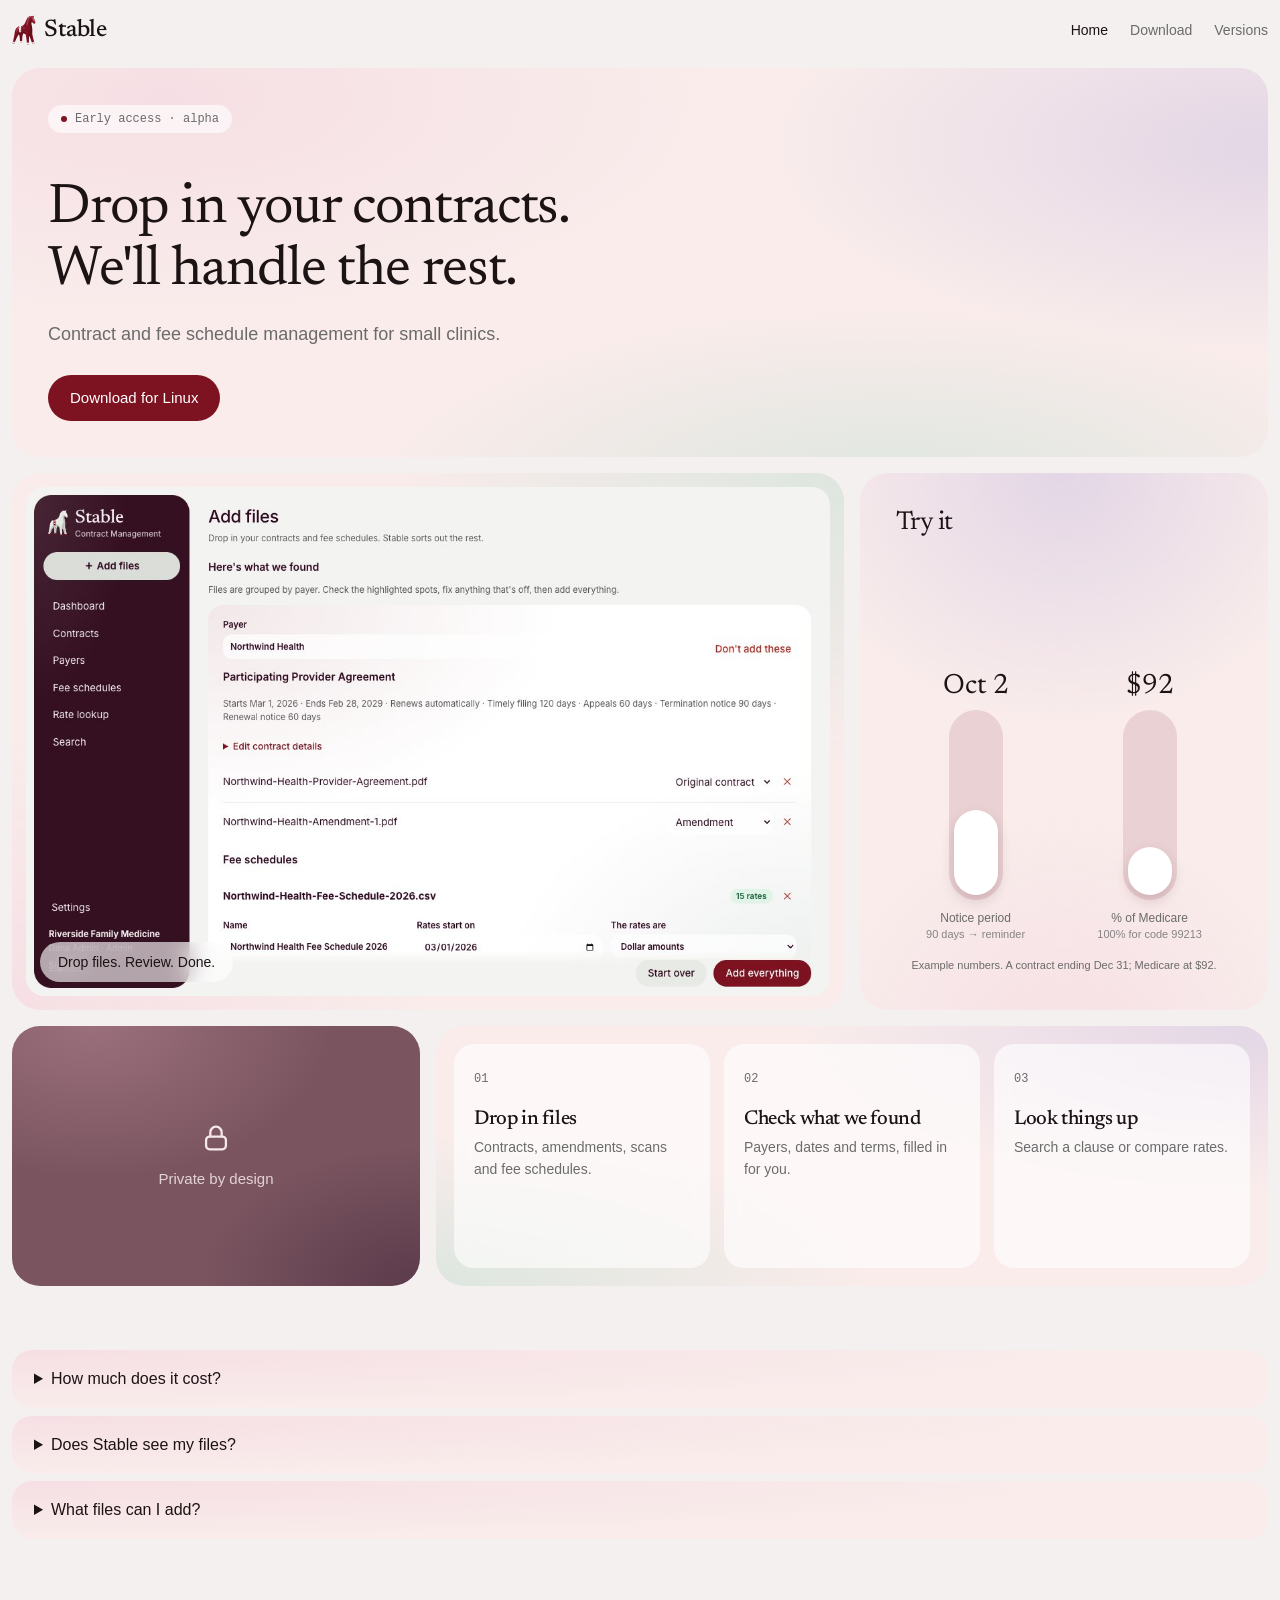
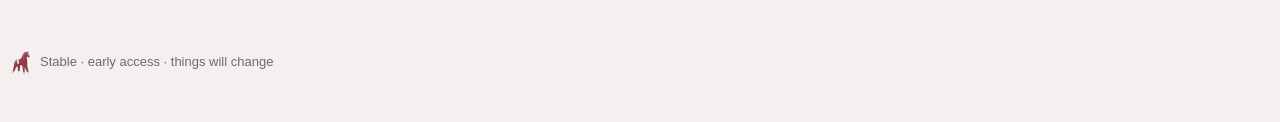
<file: index.html>
<!doctype html>
<html lang="en">
<head>
  <meta charset="utf-8" />
  <meta name="viewport" content="width=device-width, initial-scale=1" />
  <title>Stable: contract management</title>
  <meta name="description" content="Drop in your payer contracts and fee schedules. Stable handles the rest. Runs on your computer." />
  <meta name="theme-color" content="#f3f4f1" />
  <link rel="icon" type="image/svg+xml" href="assets/favicon.svg" />
  <link rel="stylesheet" href="styles.css?v=13" />
</head>
<body>
  <a class="skip" href="#main">Skip to content</a>

  <header class="top">
    <div class="wrap bar">
      <a class="brand" href="#top" aria-label="Stable home">
        <img src="assets/horse.svg" alt="" width="34" height="38" />
        <span class="brand-name">Stable</span>
      </a>
      <nav aria-label="Main"><a href="./" aria-current="page">Home</a><a href="download.html">Download</a><a href="versions.html">Versions</a></nav>
    </div>
  </header>

  <main id="main" class="wrap">
    <div class="bento">
      <section class="tile t-hero" id="top">
        <div class="t-hero-copy">
          <p class="tag"><i></i>Early access · alpha</p>
          <h1>Drop in your contracts.<br />We'll handle the rest.</h1>
          <p class="lead">Contract and fee schedule management for small clinics.</p>
          <a class="btn" href="download.html" data-os-cta>Download</a>
        </div>
      </section>

      <section class="tile t-shot">
        <img src="assets/screens/add-files.jpg" width="1200" height="760" alt="Stable sorting a dropped contract, amendment and fee schedule under one payer." />
        <p class="glass">Drop files. Review. Done.</p>
      </section>

      <section class="tile t-gauge">
        <h3>Try it</h3>
        <div class="gauges">
          <div>
            <output id="out-notice" class="val">Oct 2</output>
            <span class="cap" role="slider" tabindex="0" id="s-notice" aria-label="Notice period in days" aria-valuemin="30" aria-valuemax="180" aria-valuenow="90" data-min="30" data-max="180" data-step="15" data-val="90"><b></b></span>
            <small>Notice period<br /><em id="cap-notice">90 days → reminder</em></small>
          </div>
          <div>
            <output id="out-rate" class="val">$92</output>
            <span class="cap" role="slider" tabindex="0" id="s-rate" aria-label="Percent of Medicare" aria-valuemin="80" aria-valuemax="200" aria-valuenow="100" data-min="80" data-max="200" data-step="5" data-val="100"><b></b></span>
            <small>% of Medicare<br /><em id="cap-rate">100% for code 99213</em></small>
          </div>
        </div>
        <p class="fine">Example numbers. A contract ending Dec 31; Medicare at $92.</p>
      </section>

      <section class="tile t-dark">
        <svg width="34" height="34" viewBox="0 0 24 24" fill="none" stroke="currentColor" stroke-width="1.6" aria-hidden="true"><rect x="5" y="11" width="14" height="9" rx="2.5"/><path d="M8 11V8a4 4 0 0 1 8 0v3"/></svg>
        <p>Private by design</p>
      </section>

      <section class="tile t-steps">
        <article class="glass-card"><span>01</span><h3>Drop in files</h3><p>Contracts, amendments, scans and fee schedules.</p></article>
        <article class="glass-card"><span>02</span><h3>Check what we found</h3><p>Payers, dates and terms, filled in for you.</p></article>
        <article class="glass-card"><span>03</span><h3>Look things up</h3><p>Search a clause or compare rates.</p></article>
      </section>
    </div>

    <section class="section" id="faq">
      <div class="faq">
        <details><summary>How much does it cost?</summary><p>Free while in early access. Pricing will be announced before anything is charged.</p></details>
        <details><summary>Does Stable see my files?</summary><p>No. Your contracts stay on your own computer. Stable never sends them to us or anyone else.</p></details>
        <details><summary>What files can I add?</summary><p>Contracts as PDF or Word files, scanned pages or photos, and fee schedules as Excel or CSV spreadsheets. Stable reads them all for you.</p></details>
      </div>
    </section>
  </main>

  <footer class="foot">
    <div class="wrap"><img src="assets/horse.svg" alt="" width="28" height="31" /><p class="muted">Stable · early access · things will change</p></div>
  </footer>

  <script src="config.js"></script>
  <script src="script.js?v=13"></script>
  <script src="demo.js?v=13"></script>
</body>
</html>
</file>
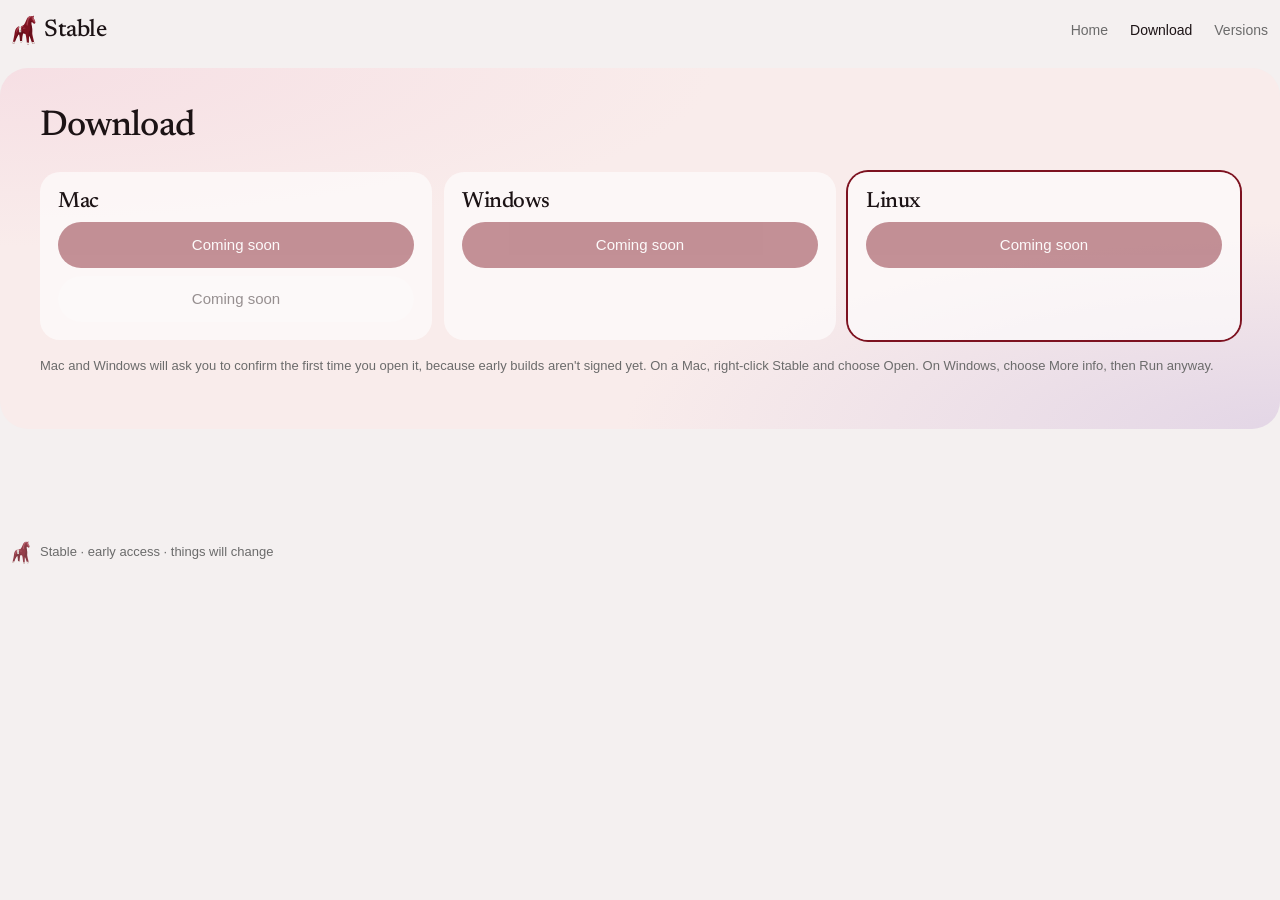
<file: download.html>
<!doctype html>
<html lang="en">
<head>
  <meta charset="utf-8" />
  <meta name="viewport" content="width=device-width, initial-scale=1" />
  <title>Download Stable</title>
  <meta name="description" content="Drop in your payer contracts and fee schedules. Stable handles the rest. Runs on your computer." />
  <meta name="theme-color" content="#f3f4f1" />
  <link rel="icon" type="image/svg+xml" href="assets/favicon.svg" />
  <link rel="stylesheet" href="styles.css?v=13" />
</head>
<body>
  <header class="top">
    <div class="wrap bar">
      <a class="brand" href="./" aria-label="Stable home">
        <img src="assets/horse.svg" alt="" width="34" height="38" />
        <span class="brand-name">Stable</span>
      </a>
      <nav aria-label="Main"><a href="./">Home</a><a href="download.html" aria-current="page">Download</a><a href="versions.html">Versions</a></nav>
    </div>
  </header>

  <main id="main">
    <section class="wrap section tile-page download" id="download">
      <h2>Download</h2>
      
      <p class="version" id="version" hidden></p>
      <div class="grid4" id="downloads">
        <article class="card dl" data-os="mac">
          <h3>Mac</h3>
          <a class="btn" data-file="mac-arm64" href="#">Apple silicon</a>
          <a class="btn btn-quiet" data-file="mac-x64" href="#">Intel Mac</a>
        </article>
        <article class="card dl" data-os="win">
          <h3>Windows</h3>
          <a class="btn" data-file="win-x64" href="#">Download for Windows</a>
        </article>
        <article class="card dl" data-os="linux">
          <h3>Linux</h3>
          <a class="btn" data-file="linux-x64" href="#">Download for Linux</a>
        </article>
      </div>
      <noscript><p>Downloads are on the <a href="releases-link">releases page</a>.</p></noscript>

      <p class="fine">Mac and Windows will ask you to confirm the first time you open it, because early builds aren't signed yet. On a Mac, right-click Stable and choose Open. On Windows, choose More info, then Run anyway.</p>
    </section>

    
  </main>

  <footer class="foot">
    <div class="wrap"><img src="assets/horse.svg" alt="" width="28" height="31" /><p class="muted">Stable · early access · things will change</p></div>
  </footer>

  <script src="config.js"></script>
  <script src="script.js?v=13"></script>
</body>
</html>
</file>
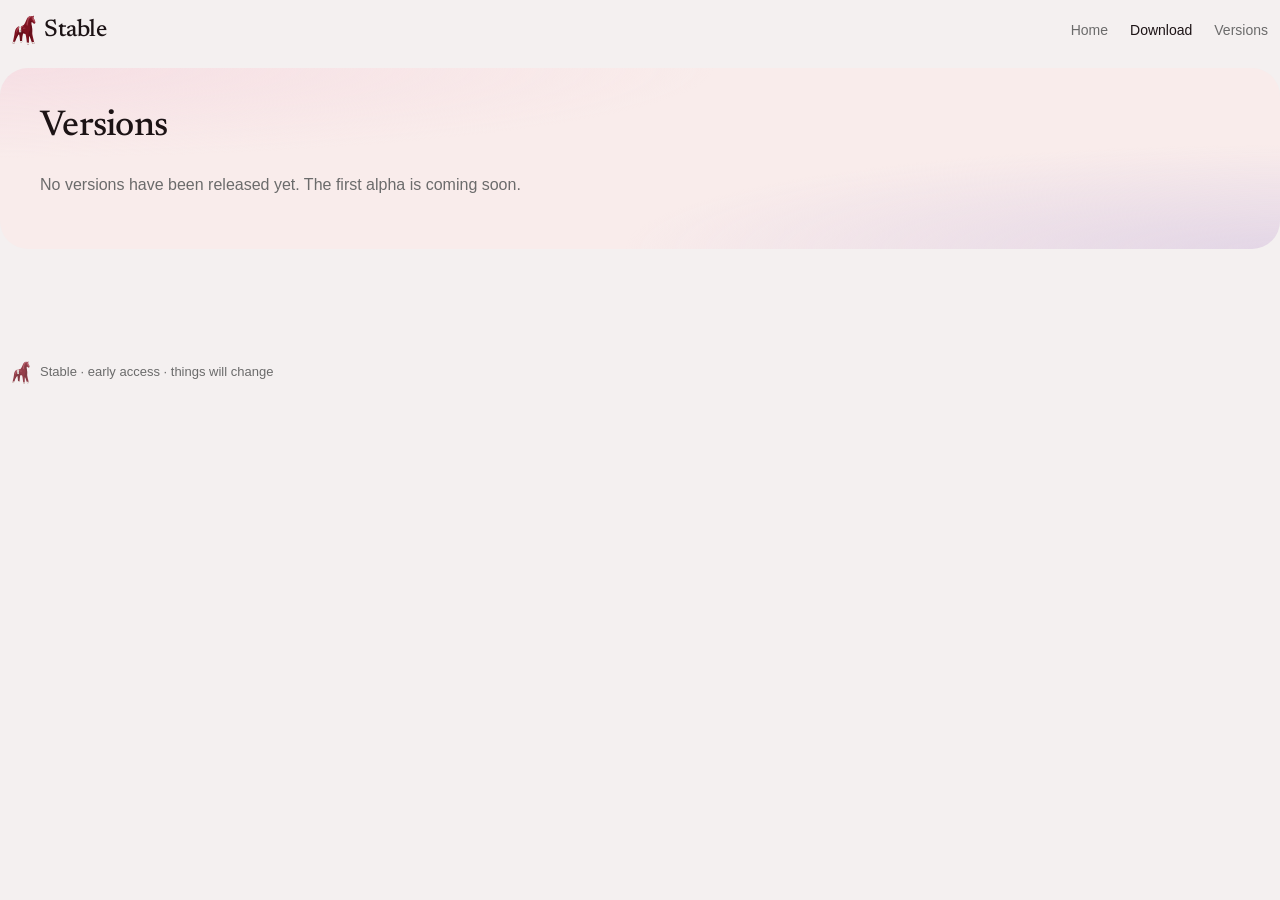
<file: versions.html>
<!doctype html>
<html lang="en">
<head>
  <meta charset="utf-8" />
  <meta name="viewport" content="width=device-width, initial-scale=1" />
  <title>Stable versions</title>
  <meta name="description" content="Drop in your payer contracts and fee schedules. Stable handles the rest. Runs on your computer." />
  <meta name="theme-color" content="#f3f4f1" />
  <link rel="icon" type="image/svg+xml" href="assets/favicon.svg" />
  <link rel="stylesheet" href="styles.css?v=13" />
</head>
<body>
  <header class="top">
    <div class="wrap bar">
      <a class="brand" href="./" aria-label="Stable home">
        <img src="assets/horse.svg" alt="" width="34" height="38" />
        <span class="brand-name">Stable</span>
      </a>
      <nav aria-label="Main"><a href="./">Home</a><a href="download.html" aria-current="page">Download</a><a href="versions.html">Versions</a></nav>
    </div>
  </header>

  <main id="main">
    <section class="wrap section tile-page" id="versions">
      <h2>Versions</h2>
      <div id="releases" class="releases"><p class="muted">Loading…</p></div>
    </section>
  </main>

  <footer class="foot">
    <div class="wrap"><img src="assets/horse.svg" alt="" width="28" height="31" /><p class="muted">Stable · early access · things will change</p></div>
  </footer>

  <script src="config.js"></script>
  <script src="script.js?v=13"></script>
  <script src="versions.js"></script>
</body>
</html>
</file>
<file: styles.css>
@font-face { font-family: 'Newsreader'; src: url('assets/fonts/newsreader-latin-wght-normal.woff2') format('woff2'); font-weight: 200 800; font-display: swap; }

:root {
  --glow: #f1d9dd; --bg: #f6f5f3; --surface: #ffffff; --band: #efeeec; --text: #1c1315; --muted: #6b6b6b; --border: #e3e0dd;
  --accent: #7d1220; --accent-hover: #650e1a; --accent-text: #ffffff; --accent-soft: #f1e3e5;
  --shadow: none;
  color-scheme: light dark;
}
@media (prefers-color-scheme: dark) {
  :root {
    --glow: #3a1522; --bg: #170a10; --surface: #25111b; --band: #1f0d16; --text: #eeeeec; --muted: #adb5ae; --border: #42222f;
    --accent: #e27885; --accent-hover: #ea919b; --accent-text: #2a0a10; --accent-soft: #3f202c;
    --shadow: 0 1px 2px rgba(0, 0, 0, .3), 0 12px 32px rgba(0, 0, 0, .35);
  }
}
* { box-sizing: border-box; }
html { scroll-behavior: smooth; scroll-padding-top: 72px; }
body { margin: 0; background: var(--bg); color: var(--text); font: 16px/1.6 'Helvetica Neue', Helvetica, Arial, sans-serif; -webkit-font-smoothing: antialiased; }
img { max-width: 100%; height: auto; display: block; }
a { color: var(--accent); }
h1, h2, h3 { font-family: 'Newsreader', Georgia, serif; font-weight: 500; letter-spacing: -0.02em; line-height: 1.1; margin: 0; }
h1 { font-size: clamp(36px, 5.5vw, 56px); }
h2 { font-size: 36px; margin-bottom: 24px; }
h3 { font-size: 22px; }
p { margin: 0 0 12px; }
code { background: var(--band); padding: 2px 6px; border-radius: 4px; font-size: .9em; }
.wrap { max-width: 1280px; margin: 0 auto; padding: 0 12px; }
.muted, .fine { color: var(--muted); } .fine { font-size: 13px; }
.skip { position: absolute; left: -999px; } .skip:focus { left: 12px; top: 12px; background: var(--surface); padding: 8px 12px; z-index: 10; }
:focus-visible { outline: 2px solid var(--accent); outline-offset: 3px; }

.top { position: sticky; top: 0; z-index: 5; background: color-mix(in srgb, var(--bg) 90%, transparent); backdrop-filter: blur(8px); }
.bar { display: flex; align-items: center; justify-content: space-between; height: 60px; }
.brand { display: flex; align-items: center; gap: 8px; text-decoration: none; color: var(--text); }
.brand img { width: 24px; height: auto; }
.brand-name { font-family: 'Newsreader', Georgia, serif; font-size: 24px; font-weight: 500; letter-spacing: -0.02em; }
nav { display: flex; align-items: center; gap: 22px; } nav a { color: var(--muted); text-decoration: none; font-size: 14px; } nav a:hover, nav a[aria-current] { color: var(--text); }

.btn { display: inline-block; background: var(--accent); color: var(--accent-text); text-decoration: none; font-weight: 500; font-size: 15px; padding: 10px 18px; border-radius: 6px; transition: background .15s; }
.btn:hover { background: var(--accent-hover); }
.btn-small { padding: 6px 14px; font-size: 14px; }
.btn-quiet { background: transparent; color: var(--text); border: 1px solid var(--border); } .btn-quiet:hover { background: var(--band); }
.btn.is-disabled { opacity: .45; cursor: default; pointer-events: none; }

.hero { padding-top: 72px; padding-bottom: 48px; }
.tag { display: inline-flex; align-items: center; gap: 8px; font: 12px/1 ui-monospace, 'SF Mono', Menlo, monospace; color: var(--muted); border: 1px solid var(--border); border-radius: 99px; padding: 7px 12px; margin-bottom: 28px; }
.tag i { width: 6px; height: 6px; border-radius: 50%; background: var(--accent); animation: blink 2s ease-in-out infinite; }
@keyframes blink { 50% { opacity: .25; } }
.lead { font-size: 18px; color: var(--muted); margin: 20px 0 28px; }
.hero-shot { margin: 56px 0 0; } .hero-shot img { border: 1px solid var(--border); border-radius: 8px; }

.section { padding-top: 56px; }
.grid4 { display: grid; grid-template-columns: repeat(3, 1fr); gap: 12px; }
.card { background: transparent; border: 1px solid var(--border); border-radius: 8px; padding: 18px; }
.download .dl { display: flex; flex-direction: column; gap: 8px; }
.download .dl .btn { text-align: center; }
.dl.mine { border-color: var(--accent); }
.download .fine { margin-top: 16px; }
.version { color: var(--muted); font-size: 13px; margin: -12px 0 16px; }

.faq { display: grid; margin-top: 8px; border-top: 1px solid var(--border); }
.faq details { border-bottom: 1px solid var(--border); padding: 14px 0; }
.faq summary { cursor: pointer; font-weight: 500; } .faq p { color: var(--muted); margin: 8px 0 0; }

.foot { margin-top: 80px; padding: 32px 0 48px; }
.foot .wrap { display: flex; align-items: center; gap: 10px; } .foot img { width: 18px; opacity: .8; } .foot p { margin: 0; font-size: 13px; }

@media (max-width: 700px) { .grid4 { grid-template-columns: 1fr; } .hero { padding-top: 40px; } }
@media (prefers-reduced-motion: reduce) { html { scroll-behavior: auto; } .tag i { animation: none; } }

.release { border-top: 1px solid var(--border); padding: 18px 0; } .release header { display: flex; align-items: baseline; gap: 12px; margin-bottom: 8px; }
.release pre { margin: 0; white-space: pre-wrap; font: inherit; color: var(--muted); font-size: 15px; }

/* Soft bento look */
:root { --tile: #e9e0e2; --tile2: #f3e8ea; --mauve: #7a5560; --glass: rgba(255,255,255,.62); --radius: 28px; }
@media (prefers-color-scheme: dark) { :root { --tile: #2a141e; --tile2: #331a26; --mauve: #55303c; --glass: rgba(255,255,255,.08); } }
:root { --bg: #f4f0f0; }
@media (prefers-color-scheme: dark) { :root { --bg: #170a10; } }
.top { background: transparent; backdrop-filter: none; }
.bento { display: grid; grid-template-columns: repeat(6, 1fr); gap: 16px; margin-top: 8px; }
.tile { border-radius: var(--radius); background: var(--tile); padding: 36px; position: relative; overflow: hidden; }
.t-hero { grid-column: 1 / -1; display: grid; grid-template-columns: 1.2fr 1fr; align-items: center; min-height: 380px; background: linear-gradient(135deg, var(--tile2), var(--tile)); }
.t-hero h1 { font-weight: 400; margin: 18px 0 0; } .t-hero .lead { margin: 18px 0 26px; }
.tag { background: var(--glass); border-color: transparent; }
.btn { border-radius: 999px; padding: 11px 22px; }
.scene { position: relative; height: 300px; }
.orb { position: absolute; border-radius: 50%; box-shadow: 0 24px 40px rgba(60, 10, 25, .18); }
.o1 { width: 120px; height: 120px; right: 38%; top: 22%; background: radial-gradient(circle at 32% 28%, #e9a3ad, #7d1220 62%, #4a0a13); }
.o2 { width: 56px; height: 56px; right: 12%; top: 10%; background: radial-gradient(circle at 32% 28%, #fff, #c9d4cc 70%); }
.o3 { width: 84px; height: 84px; right: 22%; bottom: 14%; background: radial-gradient(circle at 32% 28%, #f6e3e6, #b98893 75%); }
.slab { position: absolute; right: 8%; bottom: 8%; width: 62%; height: 46px; border-radius: 999px; background: var(--glass); backdrop-filter: blur(8px); box-shadow: 0 16px 30px rgba(60, 10, 25, .10); }
.t-shot { grid-column: span 4; padding: 14px; min-height: 420px; display: flex; align-items: center; }
.t-shot img { border-radius: 18px; width: 100%; }
.glass { position: absolute; left: 28px; bottom: 28px; margin: 0; background: var(--glass); backdrop-filter: blur(12px); border-radius: 999px; padding: 9px 18px; font-size: 14px; }
.t-gauge { grid-column: span 2; display: flex; flex-direction: column; justify-content: space-between; background: linear-gradient(180deg, var(--tile2), var(--tile)); }
.t-gauge h3 { font-weight: 400; font-size: 26px; }
.gauges { display: flex; justify-content: space-around; align-items: flex-end; }
.gauges div { display: grid; justify-items: center; gap: 10px; } .gauges small { color: var(--muted); font-size: 12px; }
.cap { width: 54px; height: 190px; border-radius: 999px; background: color-mix(in srgb, var(--accent) 12%, transparent); display: flex; align-items: flex-end; padding: 5px; }
.cap b { display: block; width: 100%; min-height: 44px; pointer-events: none; transition: height .12s; border-radius: 999px; background: #fff; box-shadow: 0 6px 14px rgba(60, 10, 25, .15); }
.t-dark { grid-column: span 2; background: var(--mauve); color: #f6e9ec; display: grid; place-items: center; align-content: center; gap: 12px; text-align: center; min-height: 260px; }
.t-dark p { margin: 0; font-size: 15px; opacity: .85; }
.t-steps { grid-column: span 4; display: grid; grid-template-columns: repeat(3, 1fr); gap: 14px; padding: 18px; }
.glass-card { background: var(--glass); backdrop-filter: blur(10px); border-radius: 20px; padding: 20px; } .glass-card span { font: 12px ui-monospace, Menlo, monospace; color: var(--muted); }
.glass-card h3 { font-size: 20px; margin: 18px 0 6px; } .glass-card p { color: var(--muted); font-size: 14px; margin: 0; }
.tile-page { background: var(--tile); border-radius: var(--radius); padding: 40px; margin-top: 8px; }
.tile-page .card { background: var(--glass); border: 0; border-radius: 20px; }
.tile-page .btn-quiet { background: var(--glass); border: 0; }
.dl.mine { box-shadow: 0 0 0 2px var(--accent); }
.release { border-top-color: color-mix(in srgb, var(--text) 12%, transparent); }
.faq { border-top: 0; gap: 8px; } .faq details { background: var(--tile); border: 0; border-radius: 20px; padding: 16px 22px; }
@media (max-width: 800px) { .t-hero, .t-steps { grid-template-columns: 1fr; } .t-shot, .t-gauge, .t-dark, .t-steps { grid-column: 1 / -1; } .scene { height: 200px; } .tile, .tile-page { padding: 24px; } }

/* Interactive sliders */
.cap { cursor: ns-resize; touch-action: none; user-select: none; } .cap:focus-visible { outline: 2px solid var(--accent); outline-offset: 4px; }
.gauges { align-items: flex-end; gap: 12px; flex: 1; padding: 16px 0 8px; }
.gauges > div { gap: 10px; text-align: center; }
.val { font-family: 'Newsreader', Georgia, serif; font-size: 28px; line-height: 1; }
.gauges small { line-height: 1.35; } .gauges em { font-style: normal; font-size: 11px; opacity: .8; }
.t-gauge .fine { margin: 6px 0 0; text-align: center; font-size: 11px; }

/* Softer, more gradient tiles */
:root { --pink: #f6dfe4; --lilac: #e3d6e6; --sage: #dde6df; --blush: #f9eceb; }
@media (prefers-color-scheme: dark) { :root { --pink: #4a1f2e; --lilac: #3a2338; --sage: #25332b; --blush: #2f1620; } }
.tile, .tile-page { background:
  radial-gradient(90% 80% at 0% 0%, var(--pink), transparent 62%),
  radial-gradient(80% 90% at 100% 100%, var(--lilac), transparent 64%),
  var(--blush); }
.t-hero { background:
  radial-gradient(70% 90% at 12% 8%, var(--pink), transparent 62%),
  radial-gradient(60% 80% at 100% 20%, var(--lilac), transparent 66%),
  radial-gradient(60% 70% at 70% 110%, var(--sage), transparent 68%), var(--blush); }
.t-gauge { background:
  radial-gradient(100% 70% at 50% 0%, var(--lilac), transparent 66%),
  radial-gradient(90% 70% at 50% 110%, var(--pink), transparent 66%), var(--blush); }
.t-shot { background: radial-gradient(90% 90% at 100% 0%, var(--sage), transparent 60%), radial-gradient(80% 80% at 0% 100%, var(--pink), transparent 62%), var(--blush); }
.t-steps { background: radial-gradient(90% 100% at 100% 0%, var(--lilac), transparent 62%), radial-gradient(80% 90% at 0% 100%, var(--sage), transparent 64%), var(--blush); }
.t-dark { background: radial-gradient(90% 90% at 20% 0%, #9a6f7b, transparent 65%), radial-gradient(90% 90% at 100% 100%, #5b3a4a, transparent 60%), var(--mauve); }
.faq details { background: radial-gradient(120% 140% at 0% 0%, var(--pink), transparent 70%), var(--blush); }

.scene { display: none; } .t-hero { grid-template-columns: 1fr; min-height: 300px; }

/* Smooth page changes: the top bar stays put and the content cross-fades */
@view-transition { navigation: auto; }
.top { view-transition-name: top; }
::view-transition-group(root) { animation-duration: .3s; }
::view-transition-old(root) { animation: .2s ease both fade-out; } ::view-transition-new(root) { animation: .3s ease both fade-in; }
@keyframes fade-in { from { opacity: 0; transform: translateY(6px); } } @keyframes fade-out { to { opacity: 0; } }
main { animation: fade-in .35s ease both; }
.btn, nav a, .tile, .glass-card, .cap b { transition: background .2s, color .2s, opacity .2s; }
@media (prefers-reduced-motion: reduce) { main { animation: none; } ::view-transition-group(*), ::view-transition-old(*), ::view-transition-new(*) { animation: none; } }
</file>
